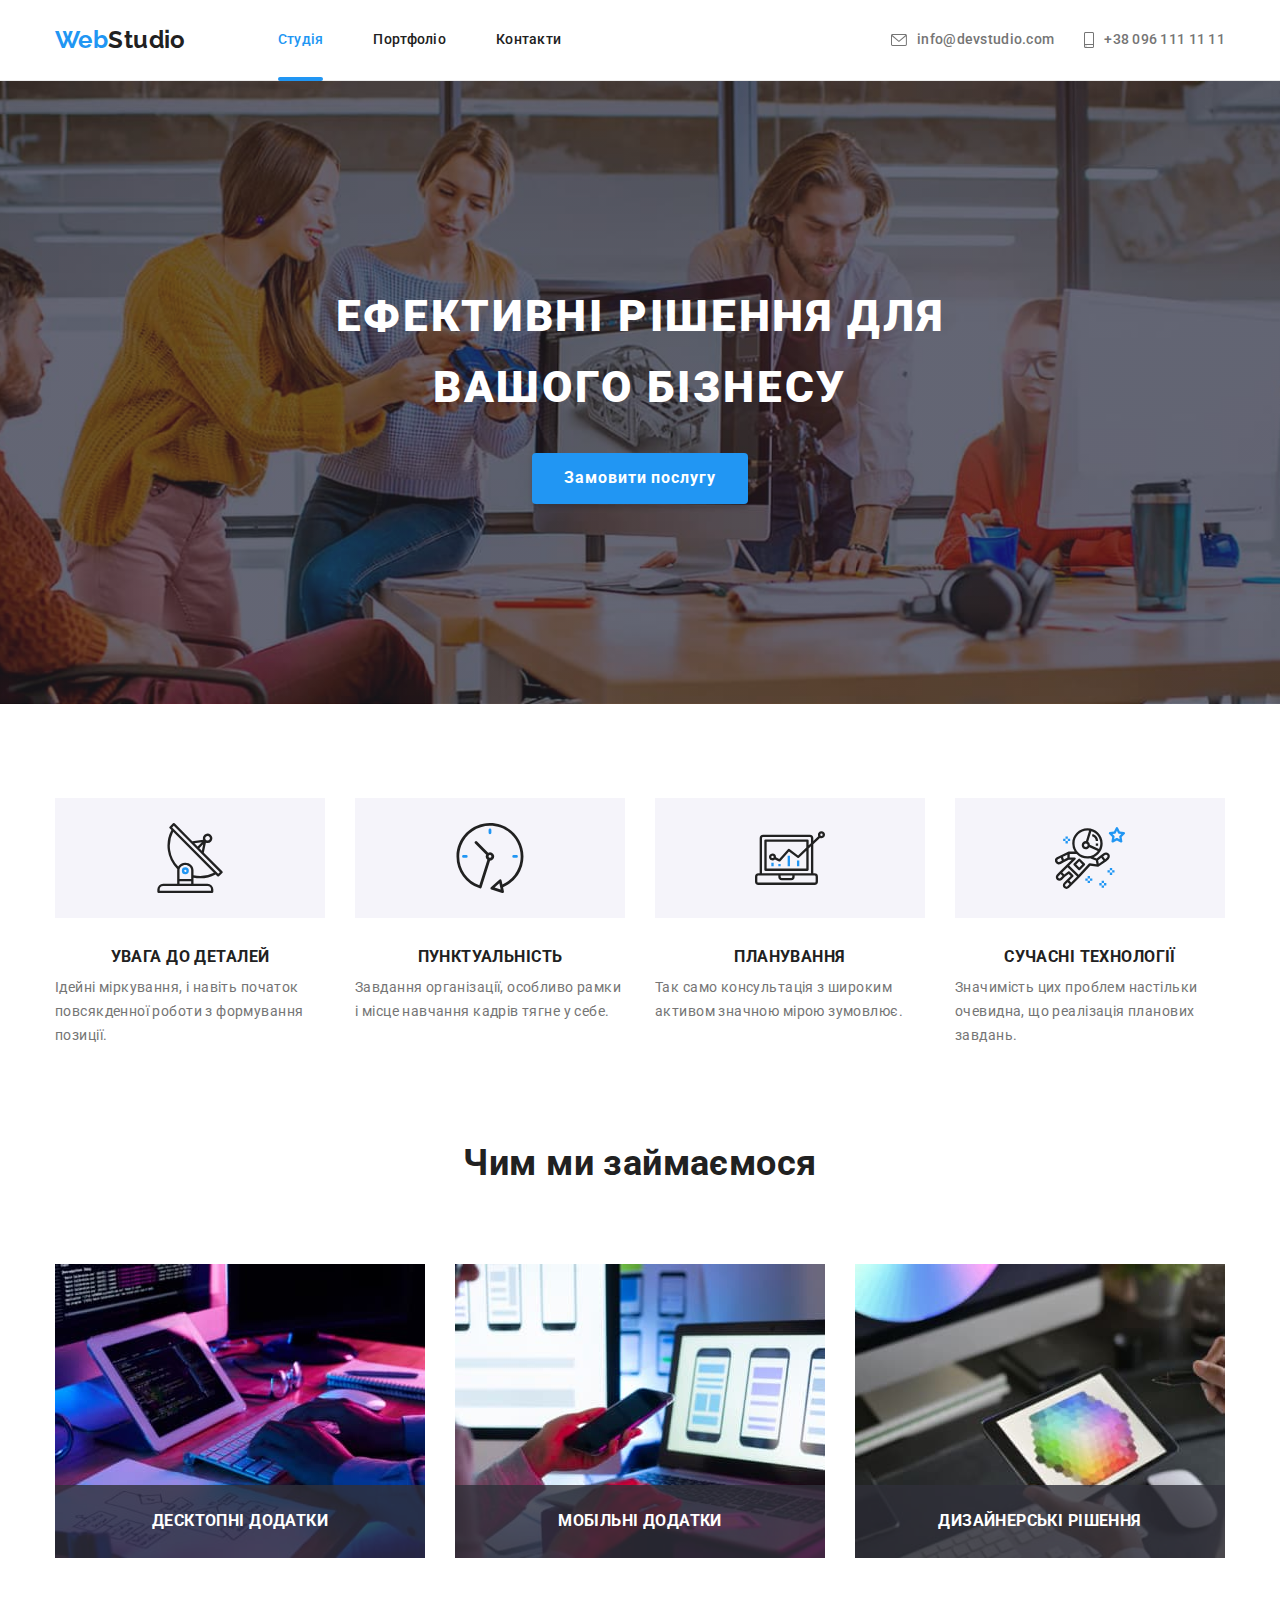
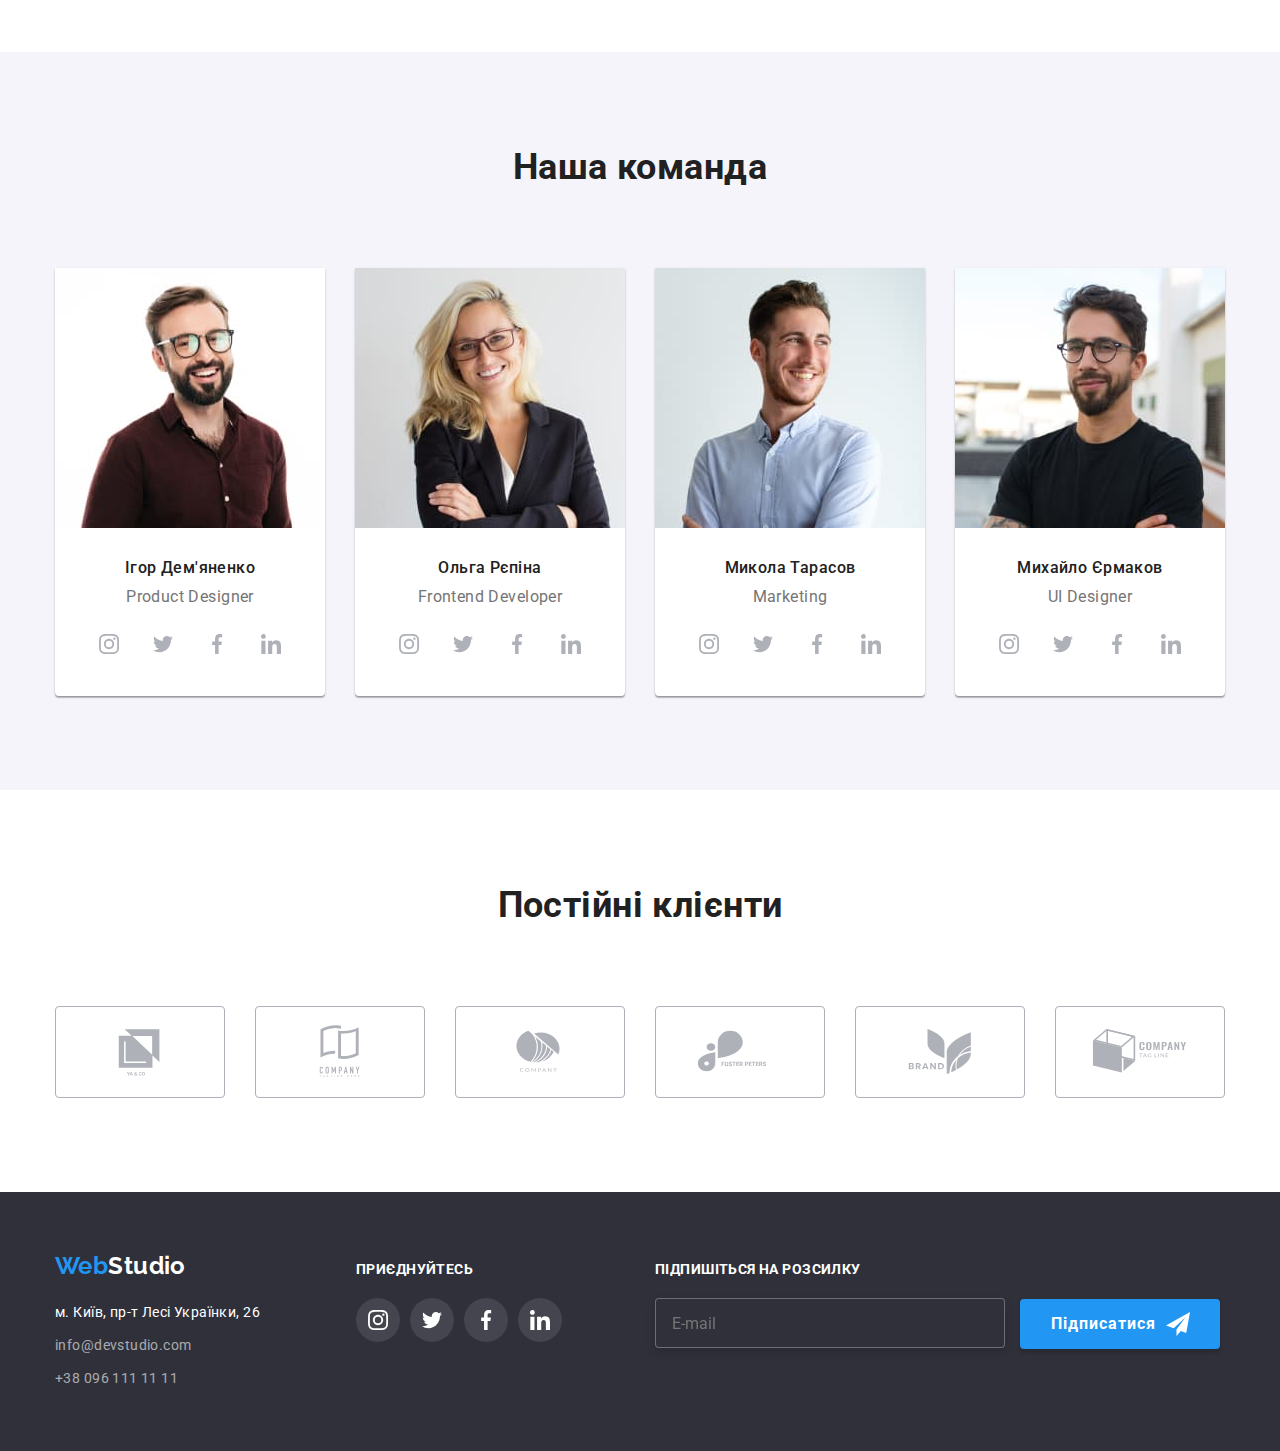
<file: index.html>
<!DOCTYPE html>
<html lang="en">
  <head>
    <meta charset="UTF-8" />
    <meta http-equiv="X-UA-Compatible" content="IE=edge" />
    <meta name="viewport" content="width=device-width, initial-scale=1.0" />
    <link
      rel="stylesheet"
      href="https://cdnjs.cloudflare.com/ajax/libs/modern-normalize/1.1.0/modern-normalize.min.css"
    />
    <link
      rel="stylesheet"
      href="https://cdn.jsdelivr.net/npm/modern-normalize@1.1.0/modern-normalize.min.css"
    />
    <link rel="preconnect" href="https://fonts.googleapis.com" />
    <link rel="preconnect" href="https://fonts.gstatic.com" crossorigin />
    <link
      href="https://fonts.googleapis.com/css2?family=Raleway:wght@700&family=Roboto:wght@400;500;700;900&display=swap"
      rel="stylesheet"
    />
    <link rel="stylesheet" href="./css/main.min.css" />
    <title>Студія</title>
  </head>
  <body>
    <!-- Хедер -->
    <header class="header">
      <div class="container header__container">
        <a class="logo logo-header" href="./index.html" lang="en"
          ><span class="logo__accent">Web</span>Studio</a
        >
        <button type="button" class="menu-button js-open-menu">
          <svg width="40" height="40">
            <use href="./images/sprite.svg#icon-menu"></use>
          </svg>
        </button>
        <div class="header-menu js-menu-container">
          <button type="button" class="menu-button menu-button-close js-close-menu">
            <svg width="40" height="40">
              <use href="./images/sprite.svg#icon-close"></use>
            </svg>
          </button>
          <nav class="header-nav">
            <ul class="site-nav">
              <li class="site-nav__list">
                <a
                  class="header__link site-nav__link current"
                  href="./index.html"
                  >Студія</a
                >
              </li>
              <li class="site-nav__list">
                <a class="header__link site-nav__link" href="./portfolio.html"
                  >Портфоліо</a
                >
              </li>
              <li class="site-nav__list">
                <a class="header__link site-nav__link" href="">Контакти</a>
              </li>
            </ul>
          </nav>
          <ul class="contacts">
            <li class="contacts__item">
              <a
                class="header__link contacts__link"
                href="mailto:info@devstudio.com"
              >
                <svg class="contacts__icon" width="16" height="12">
                  <use href="./images/sprite.svg#icon-envelope"></use>
                </svg>
                info@devstudio.com
              </a>
            </li>
            <li class="contacts__item">
              <a class="header__link contacts__link" href="tel:+380961111111">
                <svg class="contacts__icon" width="10" height="16">
                  <use href="./images/sprite.svg#icon-smartphone"></use>
                </svg>
                +38 096 111 11 11
              </a>
            </li>
          </ul>
          <ul class="header-sn">
            <li class="header-sn__item">
              <a class="header-sn__link" href="#" aria-label="Instagram"
                >Instagram</a
              >
            </li>
            <li class="header-sn__item">
              <a class="header-sn__link" href="#" aria-label="Twitter"
                >Twitter</a
              >
            </li>
            <li class="header-sn__item">
              <a class="header-sn__link" href="#" aria-label="Facebook"
                >Facebook</a
              >
            </li>
            <li class="header-sn__item">
              <a class="header-sn__link" href="#" aria-label="Linkedin"
                >LinkedIn</a
              >
            </li>
          </ul>
        </div>
      </div>
    </header>
    <main>
      <!--Герой-->
      <section class="hero">
        <h1 class="hero__title">Ефективні рішення для вашого бізнесу</h1>
        <button class="hero__button" type="button" data-modal-open>
          Замовити послугу
        </button>
      </section>
      <!--Перелік особливостей компанії-->
      <section class="section feature-section">
        <!--Сховається при роботі з CSS-->
        <!-- <h2 class="temp-section-title">Особливості компанії</h2> -->
        <div class="container">
          <ul class="feature-list">
            <li class="feature-list__item">
              <div class="feature-list__background-icon">
                <svg width="70" height="70">
                  <use href="./images/sprite.svg#icon-antenna"></use>
                </svg>
              </div>
              <h3 class="feature-list__title">УВАГА ДО ДЕТАЛЕЙ</h3>
              <p class="feature-list__text">
                Ідейні міркування, і навіть початок повсякденної роботи з
                формування позиції.
              </p>
            </li>
            <li class="feature-list__item">
              <div class="feature-list__background-icon">
                <svg width="70" height="70">
                  <use href="./images/sprite.svg#icon-clock"></use>
                </svg>
              </div>
              <h3 class="feature-list__title">ПУНКТУАЛЬНІСТЬ</h3>
              <p class="feature-list__text">
                Завдання організації, особливо рамки і місце навчання кадрів
                тягне у себе.
              </p>
            </li>
            <li class="feature-list__item">
              <div class="feature-list__background-icon">
                <svg width="70" height="70">
                  <use href="./images/sprite.svg#icon-diagram"></use>
                </svg>
              </div>
              <h3 class="feature-list__title">ПЛАНУВАННЯ</h3>
              <p class="feature-list__text">
                Так само консультація з широким активом значною мірою зумовлює.
              </p>
            </li>
            <li class="feature-list__item">
              <div class="feature-list__background-icon">
                <svg width="70" height="70">
                  <use href="./images/sprite.svg#icon-astronaut"></use>
                </svg>
              </div>
              <h3 class="feature-list__title">СУЧАСНІ ТЕХНОЛОГІЇ</h3>
              <p class="feature-list__text">
                Значимість цих проблем настільки очевидна, що реалізація
                планових завдань.
              </p>
            </li>
          </ul>
        </div>
      </section>
      <!--Чим займається компанія-->
      <section class="section section-work">
        <div class="container">
          <h2 class="section-title">Чим ми займаємося</h2>
          <ul class="work-list">
            <li class="work-list__list">
              <img
                class="work-list__img"
                src="./images/programming.jpg"
                alt="Процес програмування сайту"
                width="370"
              />
              <h3 class="work-list__title">Десктопні додатки</h3>
            </li>
            <li class="work-list__list">
              <img
                class="work-list__img"
                src="./images/adaptation.jpg"
                alt="Процес адаптації сайту"
                width="370"
              />
              <h3 class="work-list__title">Мобільні додатки</h3>
            </li>
            <li class="work-list__list">
              <img
                class="work-list__img"
                src="./images/design.jpg"
                alt="Процес створення дизайну сайту"
                width="370"
              />
              <h3 class="work-list__title">Дизайнерські рішення</h3>
            </li>
          </ul>
        </div>
      </section>
      <!--Наша команда-->
      <section class="section section-worker">
        <div class="container">
          <h2 class="section-title">Наша команда</h2>
          <ul class="worker-list">
            <li class="worker-list__item">
              <picture>
                <source
                  srcset="
                    ./images/mobile-image/mobile-person-1.jpg    1x,
                    ./images/mobile-image/mobile-person-1@x2.jpg 2x
                  "
                  media="(max-width: 767px)"
                  type="image/jpeg"
                />
                <source
                  srcset="
                    ./images/tablet-image/tablet-person-1.jpg    1x,
                    ./images/tablet-image/tablet-person-1@x2.jpg 2x
                  "
                  media="(max-width: 1199px)"
                  type="image/jpeg"
                />
                <source
                  srcset="
                    ./images/desktop-image/desktop-person-1.jpg    1x,
                    ./images/desktop-image/desktop-person-1@x2.jpg 2x
                  "
                  type="image/jpeg"
                />
                <img
                  class="worker-list__img"
                  src="./images/mobile-image/mobile-person-1.jpg"
                  alt="Фото Ігора Дем'янченка"
                />
              </picture>
              <h3 class="worker-list__name">Ігор Дем'яненко</h3>
              <p class="worker-list__profession" lang="en">Product Designer</p>
              <ul class="sn-worker-list">
                <li>
                  <a
                    class="sn-worker-list__link"
                    target="_blank"
                    href="https://www.instagram.com"
                  >
                    <svg width="20" height="20">
                      <use href="./images/sprite.svg#icon-instagram"></use>
                    </svg>
                  </a>
                </li>
                <li>
                  <a
                    class="sn-worker-list__link"
                    target="_blank"
                    href="https://twitter.com"
                  >
                    <svg width="20" height="20">
                      <use href="./images/sprite.svg#icon-twitter"></use>
                    </svg>
                  </a>
                </li>
                <li>
                  <a
                    class="sn-worker-list__link"
                    target="_blank"
                    href="https://www.facebook.com"
                  >
                    <svg width="20" height="20">
                      <use href="./images/sprite.svg#icon-facebook"></use>
                    </svg>
                  </a>
                </li>
                <li>
                  <a
                    class="sn-worker-list__link"
                    target="_blank"
                    href="https://www.linkedin.com"
                  >
                    <svg width="20" height="20">
                      <use href="./images/sprite.svg#icon-linkedin"></use>
                    </svg>
                  </a>
                </li>
              </ul>
            </li>
            <li class="worker-list__item">
              <picture>
                <source
                  srcset="
                    ./images/mobile-image/mobile-person-2.jpg    1x,
                    ./images/mobile-image/mobile-person-2@x2.jpg 2x
                  "
                  media="(max-width: 767px)"
                  type="image/jpeg"
                />
                <source
                  srcset="
                    ./images/tablet-image/tablet-person-2.jpg    1x,
                    ./images/tablet-image/tablet-person-2@x2.jpg 2x
                  "
                  media="(max-width: 1199px)"
                  type="image/jpeg"
                />
                <source
                  srcset="
                    ./images/desktop-image/desktop-person-2.jpg    1x,
                    ./images/desktop-image/desktop-person-2@x2.jpg 2x
                  "
                  type="image/jpeg"
                />
                <img
                  class="worker-list__img"
                  src="./images/mobile-image/mobile-person-2.jpg"
                  alt="Фото Ігора Дем'янченка"
                />
              </picture>
              <h3 class="worker-list__name">Ольга Рєпіна</h3>
              <p class="worker-list__profession" lang="en">
                Frontend Developer
              </p>
              <ul class="sn-worker-list">
                <li>
                  <a
                    class="sn-worker-list__link"
                    target="_blank"
                    href="https://www.instagram.com"
                  >
                    <svg width="20" height="20">
                      <use href="./images/sprite.svg#icon-instagram"></use>
                    </svg>
                  </a>
                </li>
                <li>
                  <a
                    class="sn-worker-list__link"
                    target="_blank"
                    href="https://twitter.com"
                  >
                    <svg width="20" height="20">
                      <use href="./images/sprite.svg#icon-twitter"></use>
                    </svg>
                  </a>
                </li>
                <li>
                  <a
                    class="sn-worker-list__link"
                    target="_blank"
                    href="https://www.facebook.com"
                  >
                    <svg width="20" height="20">
                      <use href="./images/sprite.svg#icon-facebook"></use>
                    </svg>
                  </a>
                </li>
                <li>
                  <a
                    class="sn-worker-list__link"
                    target="_blank"
                    href="https://www.linkedin.com"
                  >
                    <svg width="20" height="20">
                      <use href="./images/sprite.svg#icon-linkedin"></use>
                    </svg>
                  </a>
                </li>
              </ul>
            </li>
            <li class="worker-list__item">
              <picture>
                <source
                  srcset="
                    ./images/mobile-image/mobile-person-3.jpg    1x,
                    ./images/mobile-image/mobile-person-3@x2.jpg 2x
                  "
                  media="(max-width: 767px)"
                  type="image/jpeg"
                />
                <source
                  srcset="
                    ./images/tablet-image/tablet-person-3.jpg    1x,
                    ./images/tablet-image/tablet-person-3@x2.jpg 2x
                  "
                  media="(max-width: 1199px)"
                  type="image/jpeg"
                />
                <source
                  srcset="
                    ./images/desktop-image/desktop-person-3.jpg    1x,
                    ./images/desktop-image/desktop-person-3@x2.jpg 2x
                  "
                  type="image/jpeg"
                />
                <img
                  class="worker-list__img"
                  src="./images/mobile-image/mobile-person-3.jpg"
                  alt="Фото Ігора Дем'янченка"
                />
              </picture>
              <h3 class="worker-list__name">Микола Тарасов</h3>
              <p class="worker-list__profession" lang="en">Marketing</p>
              <ul class="sn-worker-list">
                <li>
                  <a
                    class="sn-worker-list__link"
                    target="_blank"
                    href="https://www.instagram.com"
                  >
                    <svg width="20" height="20">
                      <use href="./images/sprite.svg#icon-instagram"></use>
                    </svg>
                  </a>
                </li>
                <li>
                  <a
                    class="sn-worker-list__link"
                    target="_blank"
                    href="https://twitter.com"
                  >
                    <svg width="20" height="20">
                      <use href="./images/sprite.svg#icon-twitter"></use>
                    </svg>
                  </a>
                </li>
                <li>
                  <a
                    class="sn-worker-list__link"
                    target="_blank"
                    href="https://www.facebook.com"
                  >
                    <svg width="20" height="20">
                      <use href="./images/sprite.svg#icon-facebook"></use>
                    </svg>
                  </a>
                </li>
                <li>
                  <a
                    class="sn-worker-list__link"
                    target="_blank"
                    href="https://www.linkedin.com"
                  >
                    <svg width="20" height="20">
                      <use href="./images/sprite.svg#icon-linkedin"></use>
                    </svg>
                  </a>
                </li>
              </ul>
            </li>
            <li class="worker-list__item">
              <picture>
                <source
                  srcset="
                    ./images/mobile-image/mobile-person-4.jpg    1x,
                    ./images/mobile-image/mobile-person-4@x2.jpg 2x
                  "
                  media="(max-width: 767px)"
                  type="image/jpeg"
                />
                <source
                  srcset="
                    ./images/tablet-image/tablet-person-4.jpg    1x,
                    ./images/tablet-image/tablet-person-4@x2.jpg 2x
                  "
                  media="(max-width: 1199px)"
                  type="image/jpeg"
                />
                <source
                  srcset="
                    ./images/desktop-image/desktop-person-4.jpg    1x,
                    ./images/desktop-image/desktop-person-4@x2.jpg 2x
                  "
                  type="image/jpeg"
                />
                <img
                  class="worker-list__img"
                  src="./images/mobile-image/mobile-person-4.jpg"
                  alt="Фото Ігора Дем'янченка"
                />
              </picture>
              <h3 class="worker-list__name">Михайло Єрмаков</h3>
              <p class="worker-list__profession" lang="en">UI Designer</p>
              <ul class="sn-worker-list">
                <li>
                  <a
                    class="sn-worker-list__link"
                    target="_blank"
                    href="https://www.instagram.com"
                  >
                    <svg width="20" height="20">
                      <use href="./images/sprite.svg#icon-instagram"></use>
                    </svg>
                  </a>
                </li>
                <li>
                  <a
                    class="sn-worker-list__link"
                    target="_blank"
                    href="https://twitter.com"
                  >
                    <svg width="20" height="20">
                      <use href="./images/sprite.svg#icon-twitter"></use>
                    </svg>
                  </a>
                </li>
                <li>
                  <a
                    class="sn-worker-list__link"
                    target="_blank"
                    href="https://www.facebook.com"
                  >
                    <svg width="20" height="20">
                      <use href="./images/sprite.svg#icon-facebook"></use>
                    </svg>
                  </a>
                </li>
                <li>
                  <a
                    class="sn-worker-list__link"
                    target="_blank"
                    href="https://www.linkedin.com"
                  >
                    <svg width="20" height="20">
                      <use href="./images/sprite.svg#icon-linkedin"></use>
                    </svg>
                  </a>
                </li>
              </ul>
            </li>
          </ul>
        </div>
      </section>
      <!-- Постійні клієнти -->
      <section class="section clients-section">
        <div class="container">
          <h2 class="section-title">Постійні клієнти</h2>
          <ul class="clients-list">
            <li class="clients-list__item">
              <a class="clients-list__link" target="_blank" href="">
                <svg width="106" height="60">
                  <use href="./images/sprite.svg#icon-logo1"></use>
                </svg>
              </a>
            </li>
            <li class="clients-list__item">
              <a class="clients-list__link" target="_blank" href="">
                <svg width="106" height="60">
                  <use href="./images/sprite.svg#icon-logo2"></use>
                </svg>
              </a>
            </li>
            <li class="clients-list__item">
              <a class="clients-list__link" target="_blank" href="">
                <svg width="106" height="60">
                  <use href="./images/sprite.svg#icon-logo3"></use>
                </svg>
              </a>
            </li>
            <li class="clients-list__item">
              <a class="clients-list__link" target="_blank" href="">
                <svg width="106" height="60">
                  <use href="./images/sprite.svg#icon-logo4"></use>
                </svg>
              </a>
            </li>
            <li class="clients-list__item">
              <a class="clients-list__link" target="_blank" href="">
                <svg width="106" height="60">
                  <use href="./images/sprite.svg#icon-logo5"></use>
                </svg>
              </a>
            </li>
            <li class="clients-list__item">
              <a class="clients-list__link" target="_blank" href="">
                <svg width="106" height="60">
                  <use href="./images/sprite.svg#icon-logo6"></use>
                </svg>
              </a>
            </li>
          </ul>
        </div>
      </section>
    </main>
    <!-- Футер -->
    <footer class="footer">
      <div class="container footer__container">
        <!--Контакти-->
        <div class="footer-contacts">
          <a class="logo logo-footer" href="./index.html" lang="en"
            ><span class="logo__accent">Web</span>Studio</a
          >
          <address>
            <p class="footer-contacts__address">
              м. Київ, пр-т Лесі Українки, 26
            </p>
            <ul class="footer-contacts-list">
              <li class="footer-contacts-list__item">
                <a
                  class="footer-contacts-list__link"
                  href="mailto:info@devstudio.com"
                  >info@devstudio.com</a
                >
              </li>
              <li class="footer-contacts-list__item">
                <a class="footer-contacts-list__link" href="tel:+380961111111"
                  >+38 096 111 11 11</a
                >
              </li>
            </ul>
          </address>
        </div>
        <!--Соціальні мережі-->
        <div class="footer-sn">
          <h2 class="footer-sn__title">Приєднуйтесь</h2>
          <ul class="footer-sn-list">
            <li>
              <a
                class="footer-sn-list__link"
                target="_blank"
                href="https://www.instagram.com"
              >
                <svg width="20" height="20">
                  <use href="./images/sprite.svg#icon-instagram"></use>
                </svg>
              </a>
            </li>
            <li>
              <a
                class="footer-sn-list__link"
                target="_blank"
                href="https://twitter.com"
              >
                <svg width="20" height="20">
                  <use href="./images/sprite.svg#icon-twitter"></use>
                </svg>
              </a>
            </li>
            <li>
              <a
                class="footer-sn-list__link"
                target="_blank"
                href="https://www.facebook.com"
              >
                <svg width="20" height="20">
                  <use href="./images/sprite.svg#icon-facebook"></use>
                </svg>
              </a>
            </li>
            <li>
              <a
                class="footer-sn-list__link"
                target="_blank"
                href="https://www.linkedin.com"
              >
                <svg width="20" height="20">
                  <use href="./images/sprite.svg#icon-linkedin"></use>
                </svg>
              </a>
            </li>
          </ul>
        </div>
        <!--Розсилка-->
        <div class="mailing">
          <h2 class="mailing__title">Підпишіться на розсилку</h2>
          <form class="mailing__form">
            <input
              type="email"
              class="mailing__input"
              name="mailing-mail"
              placeholder="E-mail"
            />
            <button type="submit" class="mailing__button">
              <span class="mailing__button-text">Підписатися</span>
            </button>
          </form>
        </div>
      </div>
    </footer>
    <!-- Модалка -->
    <div class="backdrop is-hidden" data-modal>
      <div class="modal">
        <button class="modal__background-dagger" type="button" data-modal-close>
          <svg height="11" width="11">
            <use href="./images/sprite.svg#icon-dagger"></use>
          </svg>
        </button>
        <h3 class="modal__title">Залиште свої дані, ми вам передзвонимо</h3>
        <form class="form">
          <label class="form__field">
            <span class="form__label">Ім'я</span>
            <input type="text" class="form__input" name="name" />
            <svg class="form__icon" height="18" width="18">
              <use href="./images/sprite.svg#icon-person"></use>
            </svg>
          </label>
          <label class="form__field">
            <span class="form__label">Телефон</span>
            <input type="tel" class="form__input" name="tel" />
            <svg class="form__icon" height="18" width="18">
              <use href="./images/sprite.svg#icon-phone"></use>
            </svg>
          </label>
          <label class="form__field">
            <span class="form__label">Пошта</span>
            <input type="email" class="form__input" name="mail" />
            <svg class="form__icon" height="18" width="18">
              <use href="./images/sprite.svg#icon-email"></use>
            </svg>
          </label>
          <label class="form__field">
            <span class="form__label">Коментар</span>
            <textarea
              class="form__textarea"
              name="comment"
              cols="30"
              rows="10"
              placeholder="Введіть текст"
            ></textarea>
          </label>
          <label class="form__checkbox">
            <input
              type="checkbox"
              class="form__confirmation"
              name="confirmation"
            />
            <span class="form__confirmation-icon"></span>
            <p class="form__confirmation-text">
              Погоджуюся з розсилкою та приймаю
              <a href="" target="_blank" class="form__confirmation-link"
                >Умови договору</a
              >
            </p>
          </label>
          <div class="form__field-button">
            <button type="submit" class="form__button">Відправити</button>
          </div>
        </form>
      </div>
    </div>
    <script src="./js/modal.js"></script>
    <script src="./js/mobile-menu.js"></script>
  </body>
</html>
</file>
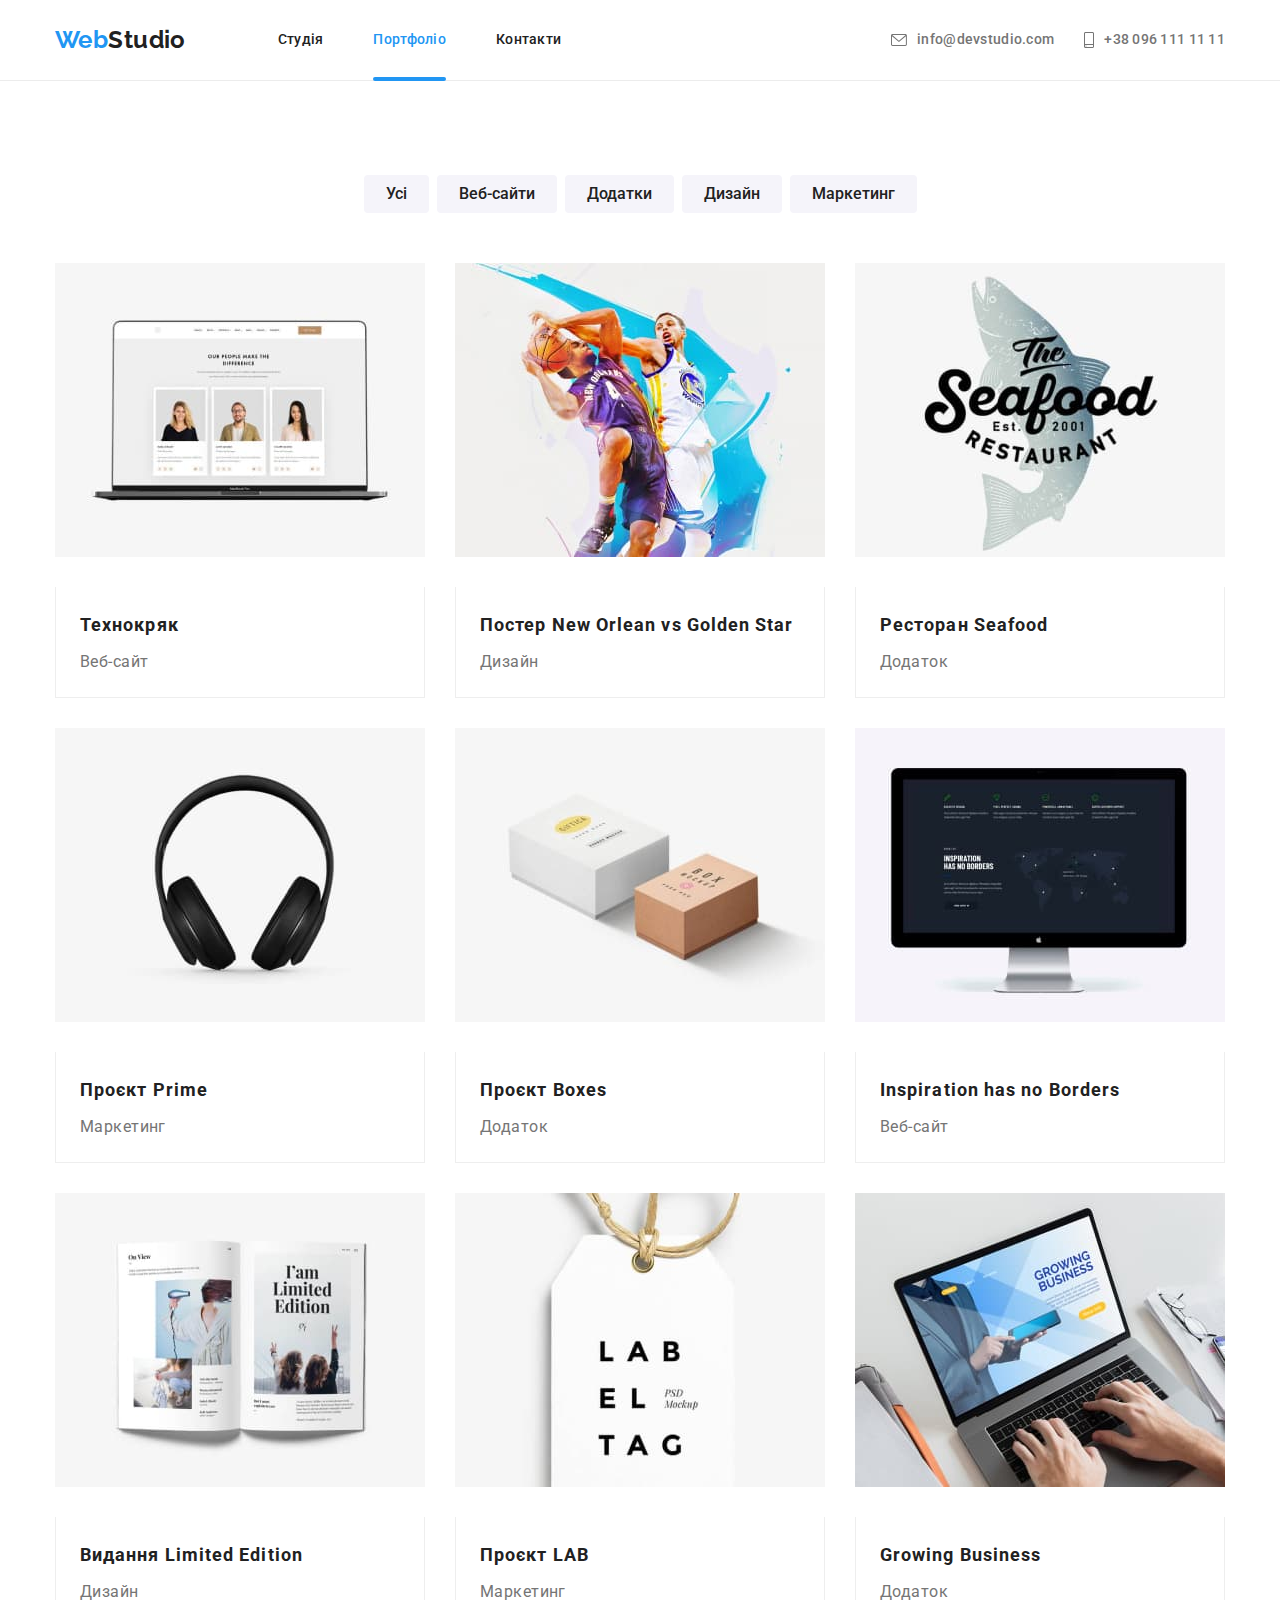
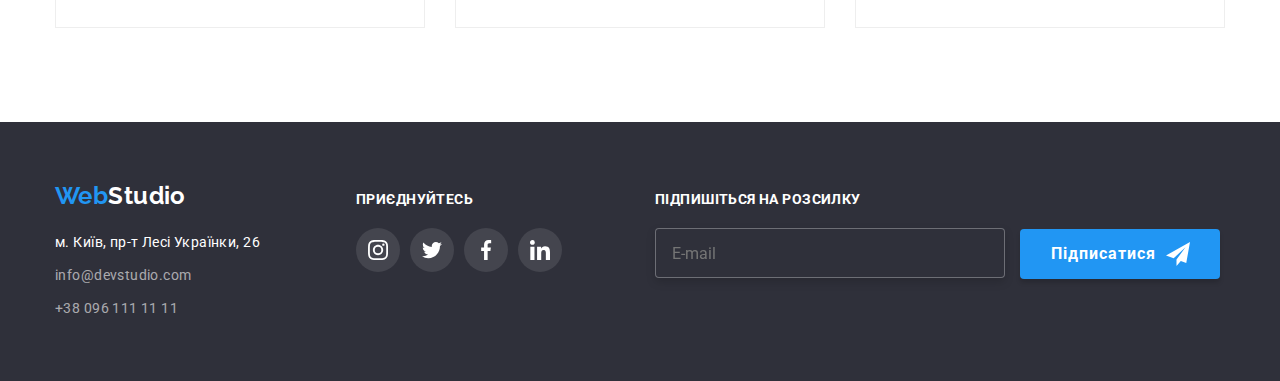
<file: portfolio.html>
<!DOCTYPE html>
<html lang="en">
  <head>
    <meta charset="UTF-8" />
    <meta http-equiv="X-UA-Compatible" content="IE=edge" />
    <meta name="viewport" content="width=device-width, initial-scale=1.0" />
    <link
      rel="stylesheet"
      href="https://cdnjs.cloudflare.com/ajax/libs/modern-normalize/1.1.0/modern-normalize.min.css"
    />
    <link
      rel="stylesheet"
      href="https://cdn.jsdelivr.net/npm/modern-normalize@1.1.0/modern-normalize.min.css"
    />
    <link rel="preconnect" href="https://fonts.googleapis.com" />
    <link rel="preconnect" href="https://fonts.gstatic.com" crossorigin />
    <link
      href="https://fonts.googleapis.com/css2?family=Raleway:wght@700&family=Roboto:wght@400;500;700;900&display=swap"
      rel="stylesheet"
    />
    <link rel="stylesheet" href="./css/main.min.css" />
    <title>Портфоліо</title>
  </head>
  <body>
    <!-- Хедер -->
    <header class="header">
      <div class="container header__container">
        <a class="logo logo-header" href="./index.html" lang="en"
          ><span class="logo__accent">Web</span>Studio</a
        >
        <button type="button" class="menu-button js-open-menu">
          <svg width="40" height="40">
            <use href="./images/sprite.svg#icon-menu"></use>
          </svg>
        </button>
        <div class="header-menu js-menu-container">
          <button type="button" class="menu-button menu-button-close js-close-menu">
            <svg width="40" height="40">
              <use href="./images/sprite.svg#icon-close"></use>
            </svg>
          </button>
          <nav class="header-nav">
            <ul class="site-nav">
              <li class="site-nav__list">
                <a
                  class="header__link site-nav__link"
                  href="./index.html"
                  >Студія</a
                >
              </li>
              <li class="site-nav__list">
                <a class="header__link site-nav__link current" href="./portfolio.html"
                  >Портфоліо</a
                >
              </li>
              <li class="site-nav__list">
                <a class="header__link site-nav__link" href="">Контакти</a>
              </li>
            </ul>
          </nav>
          <ul class="contacts">
            <li class="contacts__item">
              <a
                class="header__link contacts__link"
                href="mailto:info@devstudio.com"
              >
                <svg class="contacts__icon" width="16" height="12">
                  <use href="./images/sprite.svg#icon-envelope"></use>
                </svg>
                info@devstudio.com
              </a>
            </li>
            <li class="contacts__item">
              <a class="header__link contacts__link" href="tel:+380961111111">
                <svg class="contacts__icon" width="10" height="16">
                  <use href="./images/sprite.svg#icon-smartphone"></use>
                </svg>
                +38 096 111 11 11
              </a>
            </li>
          </ul>
          <ul class="header-sn">
            <li class="header-sn__item">
              <a class="header-sn__link" href="#" aria-label="Instagram"
                >Instagram</a
              >
            </li>
            <li class="header-sn__item">
              <a class="header-sn__link" href="#" aria-label="Twitter"
                >Twitter</a
              >
            </li>
            <li class="header-sn__item">
              <a class="header-sn__link" href="#" aria-label="Facebook"
                >Facebook</a
              >
            </li>
            <li class="header-sn__item">
              <a class="header-sn__link" href="#" aria-label="Linkedin"
                >LinkedIn</a
              >
            </li>
          </ul>
        </div>
      </div>
    </header>
    <main class="main">
      <section class="section section-project">
        <div class="container">
          <!--Сховається при роботі з CSS-->
          <!-- <h1 class="temp-section-title">Портфоліо</h1> -->
          <!-- Кнопки для фільтру -->
          <ul class="filter-list">
            <li class="filter-list__item">
              <button class="filter-list__button" type="button">Усі</button>
            </li>
            <li class="filter-list__item">
              <button class="filter-list__button" type="button">
                Веб-сайти
              </button>
            </li>
            <li class="filter-list__item">
              <button class="filter-list__button" type="button">Додатки</button>
            </li>
            <li class="filter-list__item">
              <button class="filter-list__button" type="button">Дизайн</button>
            </li>
            <li class="filter-list__item">
              <button class="filter-list__button" type="button">
                Маркетинг
              </button>
            </li>
          </ul>
          <!-- Список проектів  -->
          <ul class="project-list">
            <li class="project-list__list">
              <a class="project-list__link" href="">
                <div class="project-overlay">
                  <picture>
                    <source
                      srcset="
                        ./images/mobile-image/mobile-project-1.jpg    1x,
                        ./images/mobile-image/mobile-project-1@x2.jpg 2x
                      "
                      media="(max-width: 767px)"
                      type="image/jpeg"
                    />
                    <source
                      srcset="
                        ./images/tablet-image/tablet-project-1.jpg    1x,
                        ./images/tablet-image/tablet-project-1@x2.jpg 2x
                      "
                      media="(max-width: 1199px)"
                      type="image/jpeg"
                    />
                    <source
                      srcset="
                        ./images/desktop-image/desktop-project-1.jpg    1x,
                        ./images/desktop-image/desktop-project-1@x2.jpg 2x
                      "
                      type="image/jpeg"
                    />
                    <img
                      class="worker-list__img"
                      src="./images/mobile-image/mobile-project-1.jpg"
                      alt="Фото Ігора Дем'янченка"
                    />
                  </picture>
                  <div class="project-overlay__text-overlay">
                    <p class="project-overlay__description">
                      Ресурс пропонує комплексні пропозиції з різним рівнем
                      функціоналу та сервісів. Все це дозволить відвідувачу
                      отримати вичерпні відомості про компанію чи приватну
                      особу.
                    </p>
                  </div>
                </div>
                <div class="project-list__border">
                  <h2 class="project-list__title">Технокряк</h2>
                  <p class="project-list__type">Веб-сайт</p>
                </div>
              </a>
            </li>
            <li class="project-list__list">
              <a class="project-list__link" href="">
                <div class="project-overlay">
                  <picture>
                    <source
                      srcset="
                        ./images/mobile-image/mobile-project-2.jpg    1x,
                        ./images/mobile-image/mobile-project-2@x2.jpg 2x
                      "
                      media="(max-width: 767px)"
                      type="image/jpeg"
                    />
                    <source
                      srcset="
                        ./images/tablet-image/tablet-project-2.jpg    1x,
                        ./images/tablet-image/tablet-project-2@x2.jpg 2x
                      "
                      media="(max-width: 1199px)"
                      type="image/jpeg"
                    />
                    <source
                      srcset="
                        ./images/desktop-image/desktop-project-2.jpg    1x,
                        ./images/desktop-image/desktop-project-2@x2.jpg 2x
                      "
                      type="image/jpeg"
                    />
                    <img
                      class="worker-list__img"
                      src="./images/mobile-image/mobile-project-2.jpg"
                      alt="Фото Ігора Дем'янченка"
                    />
                  </picture>
                  <div class="project-overlay__text-overlay">
                    <p class="project-overlay__description">
                      Ресурс пропонує комплексні пропозиції з різним рівнем
                      функціоналу та сервісів. Все це дозволить відвідувачу
                      отримати вичерпні відомості про компанію чи приватну
                      особу.
                    </p>
                  </div>
                </div>
                <div class="project-list__border">
                  <h2 class="project-list__title">
                    Постер New Orlean vs Golden Star
                  </h2>
                  <p class="project-list__type">Дизайн</p>
                </div>
              </a>
            </li>
            <li class="project-list__list">
              <a class="project-list__link" href="">
                <div class="project-overlay">
                  <picture>
                    <source
                      srcset="
                        ./images/mobile-image/mobile-project-3.jpg    1x,
                        ./images/mobile-image/mobile-project-3@x2.jpg 2x
                      "
                      media="(max-width: 767px)"
                      type="image/jpeg"
                    />
                    <source
                      srcset="
                        ./images/tablet-image/tablet-project-3.jpg    1x,
                        ./images/tablet-image/tablet-project-3@x2.jpg 2x
                      "
                      media="(max-width: 1199px)"
                      type="image/jpeg"
                    />
                    <source
                      srcset="
                        ./images/desktop-image/desktop-project-3.jpg    1x,
                        ./images/desktop-image/desktop-project-3@x2.jpg 2x
                      "
                      type="image/jpeg"
                    />
                    <img
                      class="worker-list__img"
                      src="./images/mobile-image/mobile-project-3.jpg"
                      alt="Фото Ігора Дем'янченка"
                    />
                  </picture>
                  <div class="project-overlay__text-overlay">
                    <p class="project-overlay__description">
                      Ресурс пропонує комплексні пропозиції з різним рівнем
                      функціоналу та сервісів. Все це дозволить відвідувачу
                      отримати вичерпні відомості про компанію чи приватну
                      особу.
                    </p>
                  </div>
                </div>
                <div class="project-list__border">
                  <h2 class="project-list__title">Ресторан Seafood</h2>
                  <p class="project-list__type">Додаток</p>
                </div>
              </a>
            </li>
            <li class="project-list__list">
              <a class="project-list__link" href="">
                <div class="project-overlay">
                  <picture>
                    <source
                      srcset="
                        ./images/mobile-image/mobile-project-4.jpg    1x,
                        ./images/mobile-image/mobile-project-4@x2.jpg 2x
                      "
                      media="(max-width: 767px)"
                      type="image/jpeg"
                    />
                    <source
                      srcset="
                        ./images/tablet-image/tablet-project-4.jpg    1x,
                        ./images/tablet-image/tablet-project-4@x2.jpg 2x
                      "
                      media="(max-width: 1199px)"
                      type="image/jpeg"
                    />
                    <source
                      srcset="
                        ./images/desktop-image/desktop-project-4.jpg    1x,
                        ./images/desktop-image/desktop-project-4@x2.jpg 2x
                      "
                      type="image/jpeg"
                    />
                    <img
                      class="worker-list__img"
                      src="./images/mobile-image/mobile-project-4.jpg"
                      alt="Фото Ігора Дем'янченка"
                    />
                  </picture>
                  <div class="project-overlay__text-overlay">
                    <p class="project-overlay__description">
                      Ресурс пропонує комплексні пропозиції з різним рівнем
                      функціоналу та сервісів. Все це дозволить відвідувачу
                      отримати вичерпні відомості про компанію чи приватну
                      особу.
                    </p>
                  </div>
                </div>
                <div class="project-list__border">
                  <h2 class="project-list__title">Проєкт Prime</h2>
                  <p class="project-list__type">Маркетинг</p>
                </div>
              </a>
            </li>
            <li class="project-list__list">
              <a class="project-list__link" href="">
                <div class="project-overlay">
                  <picture>
                    <source
                      srcset="
                        ./images/mobile-image/mobile-project-5.jpg    1x,
                        ./images/mobile-image/mobile-project-5@x2.jpg 2x
                      "
                      media="(max-width: 767px)"
                      type="image/jpeg"
                    />
                    <source
                      srcset="
                        ./images/tablet-image/tablet-project-5.jpg    1x,
                        ./images/tablet-image/tablet-project-5@x2.jpg 2x
                      "
                      media="(max-width: 1199px)"
                      type="image/jpeg"
                    />
                    <source
                      srcset="
                        ./images/desktop-image/desktop-project-5.jpg    1x,
                        ./images/desktop-image/desktop-project-5@x2.jpg 2x
                      "
                      type="image/jpeg"
                    />
                    <img
                      class="worker-list__img"
                      src="./images/mobile-image/mobile-project-5.jpg"
                      alt="Фото Ігора Дем'янченка"
                    />
                  </picture>
                  <div class="project-overlay__text-overlay">
                    <p class="project-overlay__description">
                      Ресурс пропонує комплексні пропозиції з різним рівнем
                      функціоналу та сервісів. Все це дозволить відвідувачу
                      отримати вичерпні відомості про компанію чи приватну
                      особу.
                    </p>
                  </div>
                </div>
                <div class="project-list__border">
                  <h2 class="project-list__title">Проєкт Boxes</h2>
                  <p class="project-list__type">Додаток</p>
                </div>
              </a>
            </li>
            <li class="project-list__list">
              <a class="project-list__link" href="">
                <div class="project-overlay">
                  <picture>
                    <source
                      srcset="
                        ./images/mobile-image/mobile-project-6.jpg    1x,
                        ./images/mobile-image/mobile-project-6@x2.jpg 2x
                      "
                      media="(max-width: 767px)"
                      type="image/jpeg"
                    />
                    <source
                      srcset="
                        ./images/tablet-image/tablet-project-6.jpg    1x,
                        ./images/tablet-image/tablet-project-6@x2.jpg 2x
                      "
                      media="(max-width: 1199px)"
                      type="image/jpeg"
                    />
                    <source
                      srcset="
                        ./images/desktop-image/desktop-project-6.jpg    1x,
                        ./images/desktop-image/desktop-project-6@x2.jpg 2x
                      "
                      type="image/jpeg"
                    />
                    <img
                      class="worker-list__img"
                      src="./images/mobile-image/mobile-project-6.jpg"
                      alt="Фото Ігора Дем'янченка"
                    />
                  </picture>
                  <div class="project-overlay__text-overlay">
                    <p class="project-overlay__description">
                      Ресурс пропонує комплексні пропозиції з різним рівнем
                      функціоналу та сервісів. Все це дозволить відвідувачу
                      отримати вичерпні відомості про компанію чи приватну
                      особу.
                    </p>
                  </div>
                </div>
                <div class="project-list__border">
                  <h2 class="project-list__title">
                    Inspiration has no Borders
                  </h2>
                  <p class="project-list__type">Веб-сайт</p>
                </div>
              </a>
            </li>
            <li class="project-list__list">
              <a class="project-list__link" href="">
                <div class="project-overlay">
                  <picture>
                    <source
                      srcset="
                        ./images/mobile-image/mobile-project-7.jpg    1x,
                        ./images/mobile-image/mobile-project-7@x2.jpg 2x
                      "
                      media="(max-width: 767px)"
                      type="image/jpeg"
                    />
                    <source
                      srcset="
                        ./images/tablet-image/tablet-project-7.jpg    1x,
                        ./images/tablet-image/tablet-project-7@x2.jpg 2x
                      "
                      media="(max-width: 1199px)"
                      type="image/jpeg"
                    />
                    <source
                      srcset="
                        ./images/desktop-image/desktop-project-7.jpg    1x,
                        ./images/desktop-image/desktop-project-7@x2.jpg 2x
                      "
                      type="image/jpeg"
                    />
                    <img
                      class="worker-list__img"
                      src="./images/mobile-image/mobile-project-7.jpg"
                      alt="Фото Ігора Дем'янченка"
                    />
                  </picture>
                  <div class="project-overlay__text-overlay">
                    <p class="project-overlay__description">
                      Ресурс пропонує комплексні пропозиції з різним рівнем
                      функціоналу та сервісів. Все це дозволить відвідувачу
                      отримати вичерпні відомості про компанію чи приватну
                      особу.
                    </p>
                  </div>
                </div>
                <div class="project-list__border">
                  <h2 class="project-list__title">Видання Limited Edition</h2>
                  <p class="project-list__type">Дизайн</p>
                </div>
              </a>
            </li>
            <li class="project-list__list">
              <a class="project-list__link" href="">
                <div class="project-overlay">
                  <picture>
                    <source
                      srcset="
                        ./images/mobile-image/mobile-project-8.jpg    1x,
                        ./images/mobile-image/mobile-project-8@x2.jpg 2x
                      "
                      media="(max-width: 767px)"
                      type="image/jpeg"
                    />
                    <source
                      srcset="
                        ./images/tablet-image/tablet-project-8.jpg    1x,
                        ./images/tablet-image/tablet-project-8@x2.jpg 2x
                      "
                      media="(max-width: 1199px)"
                      type="image/jpeg"
                    />
                    <source
                      srcset="
                        ./images/desktop-image/desktop-project-8.jpg    1x,
                        ./images/desktop-image/desktop-project-8@x2.jpg 2x
                      "
                      type="image/jpeg"
                    />
                    <img
                      class="worker-list__img"
                      src="./images/mobile-image/mobile-project-8 .jpg"
                      alt="Фото Ігора Дем'янченка"
                    />
                  </picture>
                  <div class="project-overlay__text-overlay">
                    <p class="project-overlay__description">
                      Ресурс пропонує комплексні пропозиції з різним рівнем
                      функціоналу та сервісів. Все це дозволить відвідувачу
                      отримати вичерпні відомості про компанію чи приватну
                      особу.
                    </p>
                  </div>
                </div>
                <div class="project-list__border">
                  <h2 class="project-list__title">Проєкт LAB</h2>
                  <p class="project-list__type">Маркетинг</p>
                </div>
              </a>
            </li>
            <li class="project-list__list">
              <a class="project-list__link" href="">
                <div class="project-overlay">
                  <picture>
                    <source
                      srcset="
                        ./images/mobile-image/mobile-project-9.jpg    1x,
                        ./images/mobile-image/mobile-project-9@x2.jpg 2x
                      "
                      media="(max-width: 767px)"
                      type="image/jpeg"
                    />
                    <source
                      srcset="
                        ./images/tablet-image/tablet-project-9.jpg    1x,
                        ./images/tablet-image/tablet-project-9@x2.jpg 2x
                      "
                      media="(max-width: 1199px)"
                      type="image/jpeg"
                    />
                    <source
                      srcset="
                        ./images/desktop-image/desktop-project-9.jpg    1x,
                        ./images/desktop-image/desktop-project-9@x2.jpg 2x
                      "
                      type="image/jpeg"
                    />
                    <img
                      class="worker-list__img"
                      src="./images/mobile-image/mobile-project-9.jpg"
                      alt="Фото Ігора Дем'янченка"
                    />
                  </picture>
                  <div class="project-overlay__text-overlay">
                    <p class="project-overlay__description">
                      Ресурс пропонує комплексні пропозиції з різним рівнем
                      функціоналу та сервісів. Все це дозволить відвідувачу
                      отримати вичерпні відомості про компанію чи приватну
                      особу.
                    </p>
                  </div>
                </div>
                <div class="project-list__border">
                  <h2 class="project-list__title">Growing Business</h2>
                  <p class="project-list__type">Додаток</p>
                </div>
              </a>
            </li>
          </ul>
        </div>
      </section>
    </main>
    <!-- Футер -->
    <footer class="footer">
      <div class="container footer__container">
        <!--Контакти-->
        <div class="footer-contacts">
          <a class="logo logo-footer" href="./index.html" lang="en"
            ><span class="logo__accent">Web</span>Studio</a
          >
          <address>
            <p class="footer-contacts__address">
              м. Київ, пр-т Лесі Українки, 26
            </p>
            <ul class="footer-contacts-list">
              <li class="footer-contacts-list__item">
                <a
                  class="footer-contacts-list__link"
                  href="mailto:info@devstudio.com"
                  >info@devstudio.com</a
                >
              </li>
              <li class="footer-contacts-list__item">
                <a class="footer-contacts-list__link" href="tel:+380961111111"
                  >+38 096 111 11 11</a
                >
              </li>
            </ul>
          </address>
        </div>
        <!--Соціальні мережі-->
        <div class="footer-sn">
          <h2 class="footer-sn__title">Приєднуйтесь</h2>
          <ul class="footer-sn-list">
            <li>
              <a
                class="footer-sn-list__link"
                target="_blank"
                href="https://www.instagram.com"
              >
                <svg width="20" height="20">
                  <use href="./images/sprite.svg#icon-instagram"></use>
                </svg>
              </a>
            </li>
            <li>
              <a
                class="footer-sn-list__link"
                target="_blank"
                href="https://twitter.com"
              >
                <svg width="20" height="20">
                  <use href="./images/sprite.svg#icon-twitter"></use>
                </svg>
              </a>
            </li>
            <li>
              <a
                class="footer-sn-list__link"
                target="_blank"
                href="https://www.facebook.com"
              >
                <svg width="20" height="20">
                  <use href="./images/sprite.svg#icon-facebook"></use>
                </svg>
              </a>
            </li>
            <li>
              <a
                class="footer-sn-list__link"
                target="_blank"
                href="https://www.linkedin.com"
              >
                <svg width="20" height="20">
                  <use href="./images/sprite.svg#icon-linkedin"></use>
                </svg>
              </a>
            </li>
          </ul>
        </div>
        <!--Розсилка-->
        <div class="mailing">
          <h2 class="mailing__title">Підпишіться на розсилку</h2>
          <form class="mailing__form">
            <input
              type="email"
              class="mailing__input"
              name="mailing-mail"
              placeholder="E-mail"
            />
            <button type="submit" class="mailing__button">
              <span class="mailing__button-text">Підписатися</span>
            </button>
          </form>
        </div>
      </div>
    </footer>
    <script src="./js/mobile-menu.js"></script>
  </body>
</html>
</file>
<file: css/main.min.css>
body{background-color:#fff;color:#757575;max-width:1600px;font-family:Roboto,sans-serif;font-size:14px;letter-spacing:.03em;margin:0 auto}body.modal-open{overflow:hidden}ul{list-style-type:none;padding-left:0}a{text-decoration:none}img{display:block;width:100%;height:auto}h1,h2,h3,ul,p{margin:0 0}textarea,select,input,button{outline:none}.container{max-width:480px;margin:0 auto;padding:0 15px}@media screen and (min-width: 768px){.container{max-width:768px}}@media screen and (min-width: 1200px){.container{max-width:1200px}}.header{border-bottom:1px solid #ececec}.header__container{display:-webkit-box;display:-ms-flexbox;display:flex;-webkit-box-align:center;-ms-flex-align:center;align-items:center;padding-top:10px;padding-bottom:10px}@media screen and (max-width: 767px){.header__container{-webkit-box-pack:justify;-ms-flex-pack:justify;justify-content:space-between}}@media screen and (min-width: 768px){.header__container{padding-top:0;padding-bottom:0}}@media screen and (max-width: 767px){.header-nav{margin-bottom:auto}}@media screen and (min-width: 768px){.header-nav{margin-right:auto}}@media screen and (min-width: 1200px){.header-nav{display:-webkit-box;display:-ms-flexbox;display:flex;-webkit-box-align:center;-ms-flex-align:center;align-items:center}}.header__link{font-weight:500;line-height:1.14;letter-spacing:.02em;fill:#757575;-webkit-transition:color 250ms cubic-bezier(0.4, 0, 0.2, 1),fill 250ms cubic-bezier(0.4, 0, 0.2, 1);transition:color 250ms cubic-bezier(0.4, 0, 0.2, 1),fill 250ms cubic-bezier(0.4, 0, 0.2, 1)}.header__link:hover,.header__link:focus{color:#2196f3;fill:#2196f3}.logo{font-family:Raleway,sans-serif;font-weight:700;font-size:24px;line-height:1.19;color:#212121}.logo__accent{color:#2196f3}@media screen and (min-width: 768px){.logo-header{margin-right:87px}}@media screen and (min-width: 1200px){.logo-header{margin-right:92px}}.logo-footer{display:inline-block;color:#fff;text-shadow:none;margin-bottom:20px}@media screen and (min-width: 768px){.site-nav{display:-webkit-box;display:-ms-flexbox;display:flex;-webkit-box-align:center;-ms-flex-align:center;align-items:center;gap:50px}}.site-nav__list{position:relative}.site-nav__link{display:inline-block;padding-bottom:32px;color:#212121}@media screen and (max-width: 767px){.site-nav__link{font-size:40px;line-height:47px}}@media screen and (min-width: 768px){.site-nav__link{padding:32px 0}}.site-nav__link.current{color:#2196f3}@media screen and (min-width: 768px){.site-nav__link.current::after{content:"";position:absolute;bottom:0;-webkit-transform:translateY(1px);transform:translateY(1px);display:block;width:100%;height:4px;background-color:#2196f3;border-radius:2px}}.contacts{display:-webkit-box;display:-ms-flexbox;display:flex;-webkit-box-orient:vertical;-webkit-box-direction:normal;-ms-flex-direction:column;flex-direction:column}@media screen and (max-width: 767px){.contacts{margin-bottom:64px}}@media screen and (min-width: 1200px){.contacts{-webkit-box-orient:horizontal;-webkit-box-direction:normal;-ms-flex-direction:row;flex-direction:row;-webkit-box-align:center;-ms-flex-align:center;align-items:center;gap:30px}}@media screen and (max-width: 767px){.contacts__item:last-child{margin-top:32px}}@media screen and (min-width: 768px)and (max-width: 1199px){.contacts__item:last-child{margin-top:10px}}.contacts__link{display:-webkit-box;display:-ms-flexbox;display:flex;-webkit-box-align:center;-ms-flex-align:center;align-items:center;color:#757575}@media screen and (max-width: 767px){.contacts__link{font-size:24px}}.contacts__icon{margin-right:10px}@media screen and (max-width: 767px){.contacts__icon{display:none}}.header-menu{display:-webkit-box;display:-ms-flexbox;display:flex;-webkit-box-flex:1;-ms-flex-positive:1;flex-grow:1}@media screen and (max-width: 767px){.header-menu{position:fixed;top:0;left:0;width:100%;height:100%;z-index:1;background-color:#fff;padding:40px 48px;-webkit-box-orient:vertical;-webkit-box-direction:normal;-ms-flex-direction:column;flex-direction:column;-webkit-transform:translateX(100%);transform:translateX(100%);-webkit-transition:-webkit-transform 250ms cubic-bezier(0.4, 0, 0.2, 1);transition:-webkit-transform 250ms cubic-bezier(0.4, 0, 0.2, 1);transition:transform 250ms cubic-bezier(0.4, 0, 0.2, 1);transition:transform 250ms cubic-bezier(0.4, 0, 0.2, 1), -webkit-transform 250ms cubic-bezier(0.4, 0, 0.2, 1)}}@media screen and (min-width: 768px){.header-menu{-webkit-box-align:center;-ms-flex-align:center;align-items:center;-webkit-box-pack:baseline;-ms-flex-pack:baseline;justify-content:baseline}}.header-menu.is-open{-webkit-transform:translateX(0);transform:translateX(0)}.menu-button{background:none;border:none;padding:0}@media screen and (min-width: 768px){.menu-button{display:none}}.menu-button-close{position:absolute;top:10px;right:15px}.header-sn{display:-webkit-box;display:-ms-flexbox;display:flex;-ms-flex-wrap:wrap;flex-wrap:wrap}@media screen and (min-width: 768px){.header-sn{display:none}}@media screen and (max-width: 767px){.header-sn__item:not(:last-child){margin-right:9px;padding-right:10px;border-right:1px solid rgba(33,33,33,.2)}}.header-sn__link{font-weight:500;font-size:18px;line-height:1.22;letter-spacing:.02em;color:#2196f3}.section-title{font-size:28px;line-height:1.17;text-align:center;color:#212121;margin-bottom:30px}@media screen and (min-width: 1200px){.section-title{font-size:36px;padding-bottom:50px}}.section{padding-bottom:60px}@media screen and (min-width: 1200px){.section{padding-bottom:94px}}.hero{text-align:center;max-width:480px;padding:118px 0;background-position:center;background-repeat:no-repeat;background-size:cover;background-image:-webkit-gradient(linear, left top, right top, from(rgba(47, 48, 58, 0.4)), to(rgba(47, 48, 58, 0.4))),url(../images/mobile-image/mobile-hero.jpg);background-image:linear-gradient(to right, rgba(47, 48, 58, 0.4), rgba(47, 48, 58, 0.4)),url(../images/mobile-image/mobile-hero.jpg)}@media(min-device-pixel-ratio: 2),(-webkit-min-device-pixel-ratio: 2),(min-resolution: 192dpi),(min-resolution: 2dppx){.hero{background-image:-webkit-gradient(linear, left top, left bottom, from(rgba(47, 48, 58, 0.4)), to(rgba(47, 48, 58, 0.4))),url("../images/mobile-image/mobile-hero@x2.jpg");background-image:linear-gradient(rgba(47, 48, 58, 0.4), rgba(47, 48, 58, 0.4)),url("../images/mobile-image/mobile-hero@x2.jpg")}}@media screen and (min-width: 481px){.hero{max-width:768px;background-image:-webkit-gradient(linear, left top, right top, from(rgba(47, 48, 58, 0.4)), to(rgba(47, 48, 58, 0.4))),url(../images/tablet-image/tablet-hero.jpg);background-image:linear-gradient(to right, rgba(47, 48, 58, 0.4), rgba(47, 48, 58, 0.4)),url(../images/tablet-image/tablet-hero.jpg)}}@media screen and (min-width: 481px)and (min-device-pixel-ratio: 2),screen and (min-width: 481px)and (-webkit-min-device-pixel-ratio: 2),screen and (min-width: 481px)and (min-resolution: 192dpi),screen and (min-width: 481px)and (min-resolution: 2dppx){.hero{background-image:-webkit-gradient(linear, left top, left bottom, from(rgba(47, 48, 58, 0.4)), to(rgba(47, 48, 58, 0.4))),url("../images/tablet-image/tablet-hero@x2.jpg");background-image:linear-gradient(rgba(47, 48, 58, 0.4), rgba(47, 48, 58, 0.4)),url("../images/tablet-image/tablet-hero@x2.jpg")}}@media screen and (min-width: 769px){.hero{max-width:1600px;background-image:-webkit-gradient(linear, left top, right top, from(rgba(47, 48, 58, 0.4)), to(rgba(47, 48, 58, 0.4))),url(../images/desktop-image/desktop-hero.jpg);background-image:linear-gradient(to right, rgba(47, 48, 58, 0.4), rgba(47, 48, 58, 0.4)),url(../images/desktop-image/desktop-hero.jpg)}}@media screen and (min-width: 769px)and (min-device-pixel-ratio: 2),screen and (min-width: 769px)and (-webkit-min-device-pixel-ratio: 2),screen and (min-width: 769px)and (min-resolution: 192dpi),screen and (min-width: 769px)and (min-resolution: 2dppx){.hero{background-image:-webkit-gradient(linear, left top, left bottom, from(rgba(47, 48, 58, 0.4)), to(rgba(47, 48, 58, 0.4))),url("../images/desktop-image/desktop-hero@x2.jpg");background-image:linear-gradient(rgba(47, 48, 58, 0.4), rgba(47, 48, 58, 0.4)),url("../images/desktop-image/desktop-hero@x2.jpg")}}@media screen and (min-width: 1200px){.hero{padding:200px 0}}.hero__title{font-weight:900;font-size:26px;line-height:1.62;text-align:center;letter-spacing:.06em;text-transform:uppercase;color:#fff;max-width:360px;margin:0 auto;margin-bottom:30px}@media screen and (min-width: 1200px){.hero__title{font-size:44px;max-width:696px}}.hero__button{font-weight:700;font-size:16px;line-height:1.88;letter-spacing:.06em;color:#fff;background-color:#2196f3;text-align:center;cursor:pointer;-webkit-box-shadow:0px 4px 4px rgba(0,0,0,.15);box-shadow:0px 4px 4px rgba(0,0,0,.15);padding:10px 24px;border-radius:4px;border:none;-webkit-transition:background-color 250ms cubic-bezier(0.4, 0, 0.2, 1);transition:background-color 250ms cubic-bezier(0.4, 0, 0.2, 1)}.hero__button:hover,.hero__button:focus{background-color:#188ce8}@media screen and (min-width: 1200px){.hero__button{min-width:216px}}.feature-section{padding-top:60px}@media screen and (min-width: 1200px){.feature-section{padding-top:94px}}@media screen and (min-width: 768px)and (max-width: 1199px){.feature-list{display:-webkit-box;display:-ms-flexbox;display:flex;-ms-flex-wrap:wrap;flex-wrap:wrap;gap:30px}}@media screen and (min-width: 1200px){.feature-list{display:-webkit-box;display:-ms-flexbox;display:flex;-webkit-box-pack:justify;-ms-flex-pack:justify;justify-content:space-between}}@media screen and (min-width: 768px){.feature-list__item{width:calc(50% - 15px)}}@media screen and (min-width: 1200px){.feature-list__item{width:270px}}@media screen and (max-width: 767px){.feature-list__item:not(:last-child){margin-bottom:30px}}.feature-list__title{line-height:1.14;color:#212121;text-transform:uppercase;text-align:center;margin-bottom:10px}.feature-list__text{line-height:1.71}.feature-list__background-icon{display:-webkit-box;display:-ms-flexbox;display:flex;-webkit-box-pack:center;-ms-flex-pack:center;justify-content:center;-webkit-box-align:center;-ms-flex-align:center;align-items:center;height:120px;background-color:#f5f4fa;margin-bottom:30px}@media screen and (max-width: 1199px){.section-work{display:none}}@media screen and (min-width: 1200px){.work-list{display:-webkit-box;display:-ms-flexbox;display:flex;-webkit-box-pack:justify;-ms-flex-pack:justify;justify-content:space-between}.work-list__list{position:relative}.work-list__img{display:block}.work-list__title{position:absolute;bottom:0;display:block;width:100%;text-align:center;line-height:1.14;text-transform:uppercase;padding:27px 0;background-color:rgba(47,48,58,.8);color:#fff}}.section-worker{background-color:#f5f4fa;padding-top:60px}@media screen and (min-width: 768px){.section-worker{padding-top:94px}}@media screen and (min-width: 768px)and (max-width: 1199px){.worker-list{display:-webkit-box;display:-ms-flexbox;display:flex;-ms-flex-wrap:wrap;flex-wrap:wrap;gap:30px}}@media screen and (min-width: 768px){.worker-list{display:-webkit-box;display:-ms-flexbox;display:flex;-webkit-box-pack:justify;-ms-flex-pack:justify;justify-content:space-between;gap:30px}}.worker-list__item{background-color:#fff;text-align:center;-webkit-box-shadow:0px 1px 3px rgba(0,0,0,.12),0px 1px 1px rgba(0,0,0,.14),0px 2px 1px rgba(0,0,0,.2);box-shadow:0px 1px 3px rgba(0,0,0,.12),0px 1px 1px rgba(0,0,0,.14),0px 2px 1px rgba(0,0,0,.2);border-radius:0px 0px 4px 4px;padding-bottom:24px}@media screen and (max-width: 767px){.worker-list__item:not(:last-child){margin-bottom:30px}}@media screen and (min-width: 768px){.worker-list__item{width:calc(50% - 15px)}}@media screen and (min-width: 1200px){.worker-list__item{padding-bottom:30px}}.worker-list__img{margin-bottom:30px;width:100%}.worker-list__name{font-weight:500;font-size:16px;line-height:1.19;color:#212121;margin-bottom:10px}.worker-list__profession{font-size:16px;line-height:1.19;margin-bottom:16px}.sn-worker-list{display:-webkit-box;display:-ms-flexbox;display:flex;-webkit-box-pack:center;-ms-flex-pack:center;justify-content:center;padding:0 32px;gap:10px}.sn-worker-list__link{display:-webkit-box;display:-ms-flexbox;display:flex;-webkit-box-pack:center;-ms-flex-pack:center;justify-content:center;-webkit-box-align:center;-ms-flex-align:center;align-items:center;border-radius:50%;fill:#afb1b8;height:44px;width:44px;-webkit-transition:background-color 250ms cubic-bezier(0.4, 0, 0.2, 1),fill 250ms cubic-bezier(0.4, 0, 0.2, 1);transition:background-color 250ms cubic-bezier(0.4, 0, 0.2, 1),fill 250ms cubic-bezier(0.4, 0, 0.2, 1)}.sn-worker-list__link:hover,.sn-worker-list__link:focus{background-color:#2196f3;fill:#fff}.clients-list{display:-webkit-box;display:-ms-flexbox;display:flex;gap:30px}@media screen and (max-width: 1199px){.clients-list{-ms-flex-wrap:wrap;flex-wrap:wrap;-webkit-box-pack:center;-ms-flex-pack:center;justify-content:center}}.clients-section{padding-top:60px}@media screen and (min-width: 1200px){.clients-section{padding-top:94px}}.clients-list__item{width:calc(50% - 15px);height:92px}@media screen and (min-width: 768px){.clients-list__item{width:calc((100% - 60px)/3)}}.clients-list__link{display:-webkit-box;display:-ms-flexbox;display:flex;-webkit-box-pack:center;-ms-flex-pack:center;justify-content:center;-webkit-box-align:center;-ms-flex-align:center;align-items:center;fill:#afb1b8;height:92px;border:1px solid #afb1b8;border-radius:4px;border:1px solid #afb1b8;border-radius:4px;-webkit-transition:border-color 250ms cubic-bezier(0.4, 0, 0.2, 1),fill 250ms cubic-bezier(0.4, 0, 0.2, 1);transition:border-color 250ms cubic-bezier(0.4, 0, 0.2, 1),fill 250ms cubic-bezier(0.4, 0, 0.2, 1)}.clients-list__link:hover,.clients-list__link:focus{border-color:#2196f3;fill:#2196f3}.footer{background-color:#2f303a;padding:60px 0}@media screen and (max-width: 1199px){.footer{text-align:center}}@media screen and (min-width: 768px)and (max-width: 1199px){.footer__container{display:-webkit-box;display:-ms-flexbox;display:flex;-ms-flex-wrap:wrap;flex-wrap:wrap;-webkit-box-orient:horizontal;-webkit-box-direction:normal;-ms-flex-direction:row;flex-direction:row;-ms-flex-pack:distribute;justify-content:space-around;-webkit-box-align:baseline;-ms-flex-align:baseline;align-items:baseline}}@media screen and (min-width: 1200px){.footer__container{display:-webkit-box;display:-ms-flexbox;display:flex;-webkit-box-align:baseline;-ms-flex-align:baseline;align-items:baseline}}@media screen and (min-width: 768px)and (max-width: 1199px){.footer-contacts{margin-bottom:60px}}@media screen and (min-width: 1200px){.footer-contacts{width:231px;margin-right:70px}}.footer-contacts__address{font-style:normal;line-height:1.71;color:#fff;margin-bottom:8px}@media screen and (min-width: 1200px){.footer-contacts__address{margin-bottom:9px}}.footer-contacts-list__link{font-style:normal;line-height:1.71;color:rgba(255,255,255,.6);-webkit-transition:color 250ms cubic-bezier(0.4, 0, 0.2, 1);transition:color 250ms cubic-bezier(0.4, 0, 0.2, 1)}.footer-contacts-list__link:hover,.footer-contacts-list__link:focus{color:#2196f3}.footer-contacts-list__item:not(:last-child){margin-bottom:8px}@media screen and (min-width: 1200px){.footer-contacts-list__item:not(:last-child){margin-bottom:9px}}.footer-sn{margin-top:60px;margin-bottom:60px}@media screen and (min-width: 768px){.footer-sn{margin-top:0;margin-bottom:0}}@media screen and (min-width: 1200px){.footer-sn{margin-right:93px}}.footer-sn__title{font-weight:700;font-size:14px;line-height:1.14;text-transform:uppercase;color:#fff;margin-bottom:20px}.footer-sn-list{display:-webkit-box;display:-ms-flexbox;display:flex;gap:10px;-webkit-box-pack:center;-ms-flex-pack:center;justify-content:center}.footer-sn-list__link{display:-webkit-box;display:-ms-flexbox;display:flex;-webkit-box-pack:center;-ms-flex-pack:center;justify-content:center;-webkit-box-align:center;-ms-flex-align:center;align-items:center;height:44px;width:44px;fill:#fff;background:rgba(255,255,255,.1);border-radius:50%;background-repeat:no-repeat;background-position:center;-webkit-transition:background-color 250ms cubic-bezier(0.4, 0, 0.2, 1);transition:background-color 250ms cubic-bezier(0.4, 0, 0.2, 1)}.footer-sn-list__link:hover,.footer-sn-list__link:focus{background-color:#2196f3}.mailing__title{font-weight:700;font-size:14px;line-height:1.14;text-transform:uppercase;color:#fff;margin-bottom:20px}.mailing__input{font-weight:400;font-size:16px;line-height:1.25;color:rgba(255,255,255,.6);height:50px;width:100%;padding:0;padding-left:16px;background-color:#2f303a;border:1px solid rgba(255,255,255,.3);-webkit-filter:drop-shadow(0px 4px 4px rgba(0, 0, 0, 0.15));filter:drop-shadow(0px 4px 4px rgba(0, 0, 0, 0.15));border-radius:4px}@media screen and (min-width: 768px)and (max-width: 1199px){.mailing__input{display:block;width:450px}}@media screen and (min-width: 1200px){.mailing__input{display:-webkit-inline-box;display:-ms-inline-flexbox;display:inline-flex;-webkit-box-align:center;-ms-flex-align:center;align-items:center;width:350px;margin-right:12px}}.mailing__button{border:none;background-color:#2196f3;-webkit-transition:background-color 250ms cubic-bezier(0.4, 0, 0.2, 1);transition:background-color 250ms cubic-bezier(0.4, 0, 0.2, 1);-webkit-box-shadow:0px 4px 4px rgba(0,0,0,.15);box-shadow:0px 4px 4px rgba(0,0,0,.15);border-radius:4px;height:50px;width:200px;font-weight:700;font-size:16px;line-height:1.88;letter-spacing:.06em;color:#fff}@media screen and (max-width: 1199px){.mailing__button{margin-top:20px}}.mailing__button:hover,.mailing__button:focus{background-color:#188ce8}.mailing__button-text{display:-webkit-inline-box;display:-ms-inline-flexbox;display:inline-flex;-webkit-box-align:center;-ms-flex-align:center;align-items:center}.mailing__button-text::after{content:"";display:inline-block;width:24px;height:24px;background-image:url(../images/icon-send.svg);margin-left:10px}.section-project{padding-top:60px}@media screen and (min-width: 1200px){.section-project{padding-top:94px}}.filter-list{display:-webkit-box;display:-ms-flexbox;display:flex;-webkit-box-pack:start;-ms-flex-pack:start;justify-content:flex-start;-ms-flex-wrap:wrap;flex-wrap:wrap;margin-bottom:40px;gap:8px}@media screen and (min-width: 768px){.filter-list{-webkit-box-pack:center;-ms-flex-pack:center;justify-content:center;margin-bottom:30px}}@media screen and (min-width: 1200px){.filter-list{margin-bottom:50px}}.filter-list__button{font-weight:500;font-size:16px;line-height:1.63;color:#212121;cursor:pointer;border:none;background-color:#f5f4fa;border-radius:4px;padding:6px 22px;-webkit-transition:background-color 250ms cubic-bezier(0.4, 0, 0.2, 1),color 250ms cubic-bezier(0.4, 0, 0.2, 1),-webkit-box-shadow 250ms cubic-bezier(0.4, 0, 0.2, 1);transition:background-color 250ms cubic-bezier(0.4, 0, 0.2, 1),color 250ms cubic-bezier(0.4, 0, 0.2, 1),-webkit-box-shadow 250ms cubic-bezier(0.4, 0, 0.2, 1);transition:background-color 250ms cubic-bezier(0.4, 0, 0.2, 1),color 250ms cubic-bezier(0.4, 0, 0.2, 1),box-shadow 250ms cubic-bezier(0.4, 0, 0.2, 1);transition:background-color 250ms cubic-bezier(0.4, 0, 0.2, 1),color 250ms cubic-bezier(0.4, 0, 0.2, 1),box-shadow 250ms cubic-bezier(0.4, 0, 0.2, 1),-webkit-box-shadow 250ms cubic-bezier(0.4, 0, 0.2, 1)}.filter-list__button:hover,.filter-list__button:focus{color:#fff;background-color:#2196f3;-webkit-box-shadow:0px 3px 1px rgba(0,0,0,.1),0px 1px 2px rgba(0,0,0,.08),0px 2px 2px rgba(0,0,0,.12);box-shadow:0px 3px 1px rgba(0,0,0,.1),0px 1px 2px rgba(0,0,0,.08),0px 2px 2px rgba(0,0,0,.12)}.project-list{display:-webkit-box;display:-ms-flexbox;display:flex}@media screen and (max-width: 767px){.project-list{-webkit-box-orient:vertical;-webkit-box-direction:normal;-ms-flex-direction:column;flex-direction:column;-webkit-box-align:center;-ms-flex-align:center;align-items:center}}@media screen and (min-width: 768px){.project-list{-ms-flex-wrap:wrap;flex-wrap:wrap;gap:30px}}.project-list__list{display:-webkit-box;display:-ms-flexbox;display:flex;-webkit-transition:-webkit-box-shadow 250ms cubic-bezier(0.4, 0, 0.2, 1);transition:-webkit-box-shadow 250ms cubic-bezier(0.4, 0, 0.2, 1);transition:box-shadow 250ms cubic-bezier(0.4, 0, 0.2, 1);transition:box-shadow 250ms cubic-bezier(0.4, 0, 0.2, 1), -webkit-box-shadow 250ms cubic-bezier(0.4, 0, 0.2, 1);max-width:450px}.project-list__list:hover,.project-list__list:focus{-webkit-box-shadow:0px 1px 1px rgba(0,0,0,.12),0px 4px 4px rgba(0,0,0,.06),1px 4px 6px rgba(0,0,0,.16);box-shadow:0px 1px 1px rgba(0,0,0,.12),0px 4px 4px rgba(0,0,0,.06),1px 4px 6px rgba(0,0,0,.16)}.project-list__list:hover .project-overlay__text-overlay,.project-list__list:focus .project-overlay__text-overlay{-webkit-transform:translateX(0);transform:translateX(0)}@media screen and (max-width: 767px){.project-list__list:not(:last-child){margin-bottom:30px}}@media screen and (min-width: 768px)and (max-width: 1199px){.project-list__list{max-width:354px}}@media screen and (min-width: 1200px){.project-list__list{max-width:370px}}.project-list__link{display:-webkit-box;display:-ms-flexbox;display:flex;-webkit-box-orient:vertical;-webkit-box-direction:normal;-ms-flex-direction:column;flex-direction:column}.project-list__border{border-bottom:1px solid #eee;border-right:1px solid #eee;border-left:1px solid #eee;padding:20px 24px;-webkit-box-flex:1;-ms-flex-positive:1;flex-grow:1}.project-list__title{font-size:18px;line-height:2;letter-spacing:.06em;color:#212121;margin-bottom:4px}@media screen and (min-width: 480px)and (max-width: 1199px){.project-list__title{max-width:306px}}.project-list__type{font-size:16px;line-height:1.88;color:#757575}.project-overlay{position:relative;overflow:hidden}.project-overlay__text-overlay{position:absolute;bottom:0;height:100%;-webkit-transform:translateY(100%);transform:translateY(100%);-webkit-transition:-webkit-transform 250ms cubic-bezier(0.4, 0, 0.2, 1);transition:-webkit-transform 250ms cubic-bezier(0.4, 0, 0.2, 1);transition:transform 250ms cubic-bezier(0.4, 0, 0.2, 1);transition:transform 250ms cubic-bezier(0.4, 0, 0.2, 1), -webkit-transform 250ms cubic-bezier(0.4, 0, 0.2, 1);background-color:rgba(33,150,243,.9);padding:63px 24px}.project-overlay__description{font-size:18px;line-height:1.56;color:#fff}.backdrop{position:fixed;top:0;left:0;height:100%;width:100%;background-color:rgba(0,0,0,.2);opacity:1;-webkit-transition:opacity 250ms cubic-bezier(0.4, 0, 0.2, 1);transition:opacity 250ms cubic-bezier(0.4, 0, 0.2, 1);overflow-y:scroll}.backdrop.is-hidden{opacity:0;pointer-events:none;visibility:visible}.backdrop.is-hidden .modal{-webkit-transform:translate(-50%, -50%) scale(1.1);transform:translate(-50%, -50%) scale(1.1)}.modal{position:absolute;top:93px;left:50%;-webkit-transform:translateX(-50%) scale(1);transform:translateX(-50%) scale(1);-webkit-transition:-webkit-transform 250ms cubic-bezier(0.4, 0, 0.2, 1);transition:-webkit-transform 250ms cubic-bezier(0.4, 0, 0.2, 1);transition:transform 250ms cubic-bezier(0.4, 0, 0.2, 1);transition:transform 250ms cubic-bezier(0.4, 0, 0.2, 1), -webkit-transform 250ms cubic-bezier(0.4, 0, 0.2, 1);max-width:450px;width:100%;min-height:609px;background-color:#fff;-webkit-box-shadow:0px 1px 3px rgba(0,0,0,.12),0px 1px 1px rgba(0,0,0,.14),0px 2px 1px rgba(0,0,0,.2);box-shadow:0px 1px 3px rgba(0,0,0,.12),0px 1px 1px rgba(0,0,0,.14),0px 2px 1px rgba(0,0,0,.2);border-radius:4px;padding-top:40px;padding-bottom:40px;padding-left:41px;padding-right:39px}@media screen and (min-width: 1200px){.modal{-webkit-transform:translate(-50%, -50%) scale(1);transform:translate(-50%, -50%) scale(1);top:50%;min-width:528px;min-height:581px}}.modal__background-dagger{position:absolute;top:8px;right:8px;display:-webkit-box;display:-ms-flexbox;display:flex;-webkit-box-pack:center;-ms-flex-pack:center;justify-content:center;-webkit-box-align:center;-ms-flex-align:center;align-items:center;background-color:#fff;border:1px solid rgba(0,0,0,.1);border-radius:50%;height:30px;width:30px;padding:0}.modal__title{display:block;font-weight:700;font-size:20px;line-height:1.15;text-align:center;color:var(--secondary-text-color);margin-bottom:12px}.form__field{position:relative;display:block;margin-bottom:10px}.form__label{display:block;font-weight:400;font-size:12px;line-height:1.17;letter-spacing:.01em;margin-bottom:4px}.form__icon{position:absolute;top:50%;left:12px;fill:#000;-webkit-transition:fill 250ms cubic-bezier(0.4, 0, 0.2, 1);transition:fill 250ms cubic-bezier(0.4, 0, 0.2, 1)}.form__input{width:100%;height:40px;border:1px solid rgba(33,33,33,.2);border-radius:4px;margin:0;padding:0;padding-left:42px;-webkit-transition:border-color 250ms cubic-bezier(0.4, 0, 0.2, 1);transition:border-color 250ms cubic-bezier(0.4, 0, 0.2, 1)}.form__input:hover,.form__input:focus{border-color:#2196f3}.form__input:hover+.form__icon,.form__input:focus+.form__icon{fill:#2196f3}.form__textarea{resize:none;width:100%;height:120px;padding:12px 16px;border:1px solid rgba(33,33,33,.2);border-radius:4px;-webkit-transition:border-color 250ms cubic-bezier(0.4, 0, 0.2, 1);transition:border-color 250ms cubic-bezier(0.4, 0, 0.2, 1)}.form__textarea::-webkit-input-placeholder{font-size:12px;line-height:1.17;letter-spacing:.01em;color:rgba(117,117,117,.5)}.form__textarea::-moz-placeholder{font-size:12px;line-height:1.17;letter-spacing:.01em;color:rgba(117,117,117,.5)}.form__textarea:-ms-input-placeholder{font-size:12px;line-height:1.17;letter-spacing:.01em;color:rgba(117,117,117,.5)}.form__textarea::-ms-input-placeholder{font-size:12px;line-height:1.17;letter-spacing:.01em;color:rgba(117,117,117,.5)}.form__textarea::placeholder{font-size:12px;line-height:1.17;letter-spacing:.01em;color:rgba(117,117,117,.5)}.form__textarea:hover,.form__textarea:focus{border-color:#2196f3}.form__checkbox{display:-webkit-inline-box;display:-ms-inline-flexbox;display:inline-flex;-webkit-box-align:center;-ms-flex-align:center;align-items:center;margin-top:20px;margin-bottom:30px}@media screen and (min-width: 1200px){.form__checkbox{margin-left:12px}}.form__confirmation{-webkit-appearance:none;-moz-appearance:none;appearance:none;position:absolute}.form__confirmation:checked+.form__confirmation-icon{background-color:#2196f3;background-image:url(../../images/icon-check.svg);background-size:contain;border-color:rgba(0,0,0,0);background-origin:border-box}.form__confirmation-icon{content:"";display:inline-block;height:15px;min-width:16px;border:2px solid #212121;border-radius:2px}.form__confirmation-text{display:inline-block;font-size:12px;line-height:1.17;padding-left:8px}@media screen and (min-width: 1200px){.form__confirmation-text{font-size:14px;line-height:1.71}}.form__confirmation-link{-webkit-text-decoration-line:underline;text-decoration-line:underline;-webkit-text-decoration-skip-ink:none;text-decoration-skip-ink:none;color:#2196f3}.form__field-button{display:-webkit-box;display:-ms-flexbox;display:flex;-webkit-box-pack:center;-ms-flex-pack:center;justify-content:center}.form__button{font-weight:700;font-size:16px;line-height:1.88;letter-spacing:.06em;color:#fff;background-color:#2196f3;-webkit-box-shadow:0px 4px 4px rgba(0,0,0,.15);box-shadow:0px 4px 4px rgba(0,0,0,.15);border-radius:4px;border:none;-webkit-transition:background-color 250ms cubic-bezier(0.4, 0, 0.2, 1);transition:background-color 250ms cubic-bezier(0.4, 0, 0.2, 1);padding:10px 52px}.form__button:focus,.form__button:hover{background-color:#188ce8}/*# sourceMappingURL=main.min.css.map */
</file>
